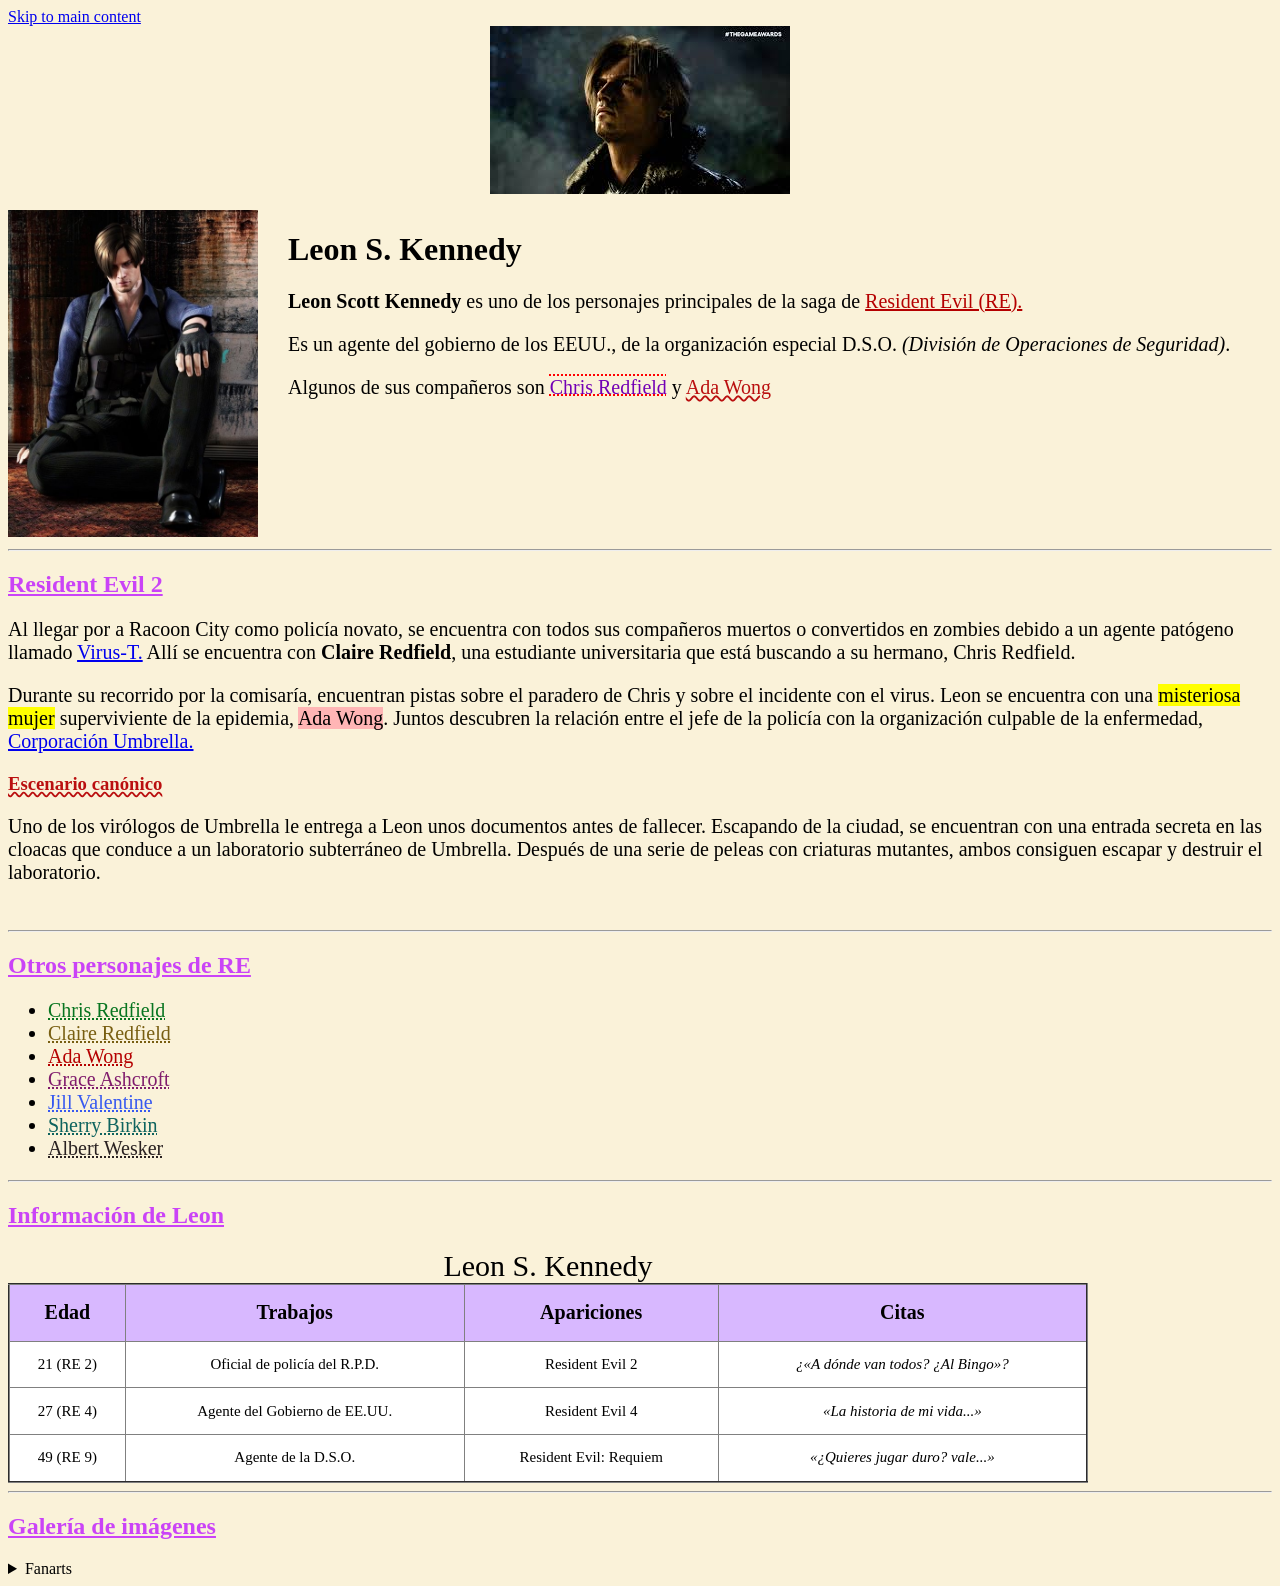
<file: Vínculos/AltarLeon.html>
<!DOCTYPE html>
<html lang="es">
<head>
<meta charset="UTF-8">
<style>h2 {color:#CA43F7; text-decoration:underline #CA43F7}
h3 {color: #BA0F0F; text-decoration:underline #BA0F0F wavy}</style>
<title>Altar a Leon S. Kennedy</title>
</head>
<body style="background-color:#FAF2D9; color:black">
<a href="#maincontent">Skip to main content</a>
	<header>
		<img src="imgs/leon50.jpg" alt="Leon mirando al cielo" style="display: block; margin:auto">
	</header>
	<main id="maincontent">
	<p id="demo"></p>
	<script type="text/javascript"> function document.getElementByID("demo").innerHTML"Date();
	</script>
	<div style="display:flex; align-items:flex-start; gap:10px">
		<a href="https://residentevil.fandom.com/es/wiki/Leon_Scott_Kennedy#Escenario_Leon_B"><img src="imgs/leonsentado.jpg" alt="Hombre sentado en el suelo con una pierna levantada" width="250" style="margin-right:20px"></a>
	<div>
		<h1>Leon S. Kennedy</h1>
			<p style="font-size:20px"> <strong>Leon Scott Kennedy</strong> es uno de los personajes principales de la saga de <a href="https://residentevil.fandom.com/es/wiki/Franquicia_Resident_Evil" style="color:#B50000">Resident Evil (RE).</a></p>
			<p style="font-size:20px">Es un agente del gobierno de los EEUU., de la organización especial D.S.O. <em>(División de Operaciones de Seguridad)</em>.</p>
			<p style="font-size:20px">Algunos de sus compañeros son <a href="https://residentevil.fandom.com/es/wiki/Chris_Redfield" style="color:#7300B5; text-decoration: underline overline red dotted">Chris Redfield</a> y <a href="https://residentevil.fandom.com/es/wiki/Ada_Wong" style="color:#BA0F0F; text-decoration:underline #BA0F0F wavy">Ada Wong</a></p>
		</div>	
	</div>
		<hr/>
		<h2>Resident Evil 2</h2>
			<p style="font-size:20px">Al llegar por a Racoon City como policía novato, se encuentra con todos sus compañeros muertos o convertidos en zombies debido a un agente patógeno llamado <a href="https://residentevil.fandom.com/es/wiki/Virus-T">Virus-T.</a>
			Allí se encuentra con <strong>Claire Redfield</strong>, una estudiante universitaria que está buscando a su hermano, Chris Redfield.</p>
			<p style="font-size:20px">Durante su recorrido por la comisaría, encuentran pistas sobre el paradero de Chris y sobre el incidente con el virus. Leon se encuentra con una <mark>misteriosa mujer</mark> superviviente de la epidemia, <mark style="background-color:#FFB5B5">Ada Wong</mark>. Juntos descubren la relación entre el jefe de la policía con la organización culpable de la enfermedad, <a href="https://residentevil.fandom.com/es/wiki/Corporación_Umbrella">Corporación Umbrella.</a></p>
		<h3>Escenario canónico</h3>
			<p style="font-size:20px">Uno de los virólogos de Umbrella le entrega a Leon unos documentos antes de fallecer. Escapando de la ciudad, se encuentran con una entrada secreta en las cloacas que conduce a un laboratorio subterráneo de Umbrella. Después de una serie de peleas con criaturas mutantes, ambos consiguen escapar y destruir el laboratorio.</p>
		<br/>
		<hr/>
		<h2>Otros personajes de RE</h2>
			<ul style="font-size:20px">
				<li><a href="https://residentevil.fandom.com/es/wiki/Chris_Redfield#Notas" title="Merece la pena luchar por un futuro sin temor" style="color:#087520; text-decoration:underline #087520 dotted">Chris Redfield</a> </li>
				<li><a href="https://residentevil.fandom.com/es/wiki/Claire_Redfield" title="Autoriza esto, perra" style="color:#785E11; text-decoration: underline #785E11 dotted">Claire Redfield</a></li>	
				<li><a href="https://residentevil.fandom.com/es/wiki/Ada_Wong" title="Hay cosas que es mejor no saber" style="color:#B50000; text-decoration:underline #B50000 dotted">Ada Wong</a></li>	
				<li><a href="https://residentevil.fandom.com/es/wiki/Grace_Ashcroft" title="La Esperanza Ciega" style="color:#801C6D; text-decoration:underline #801C6D dotted">Grace Ashcroft</a></li>	
				<li><a href="https://residentevil.fandom.com/es/wiki/Jill_Valentine" title="Wesker...Eres PATÉTICO" style="color:#3759F0; text-decoration:underline #3759F0 dotted">Jill Valentine</a></li>	
				<li><a href="https://residentevil.fandom.com/es/wiki/Sherry_Birkin" title="Seguro que va a volver" style="color:#0E635E; text-decoration:underline #0E635E dotted">Sherry Birkin</a></li>	
				<li><a href="https://residentevil.fandom.com/es/wiki/Albert_Wesker" title="Parece que puede que me seas de más utilidad" style="color:#292121; text-decoration:underline #292121 dotted">Albert Wesker</a></li>	
			</ul>
		<hr/>
		<h2>Información de Leon</h2>
			<table border=2; style="height:200px; width:1080px; border-collapse:collapse">
			<caption style="font-size:30px"> Leon S. Kennedy</caption>
				<tr>
					<th scope="col" style="font-size:20px; background-color:#D8B8FF; padding:5px">Edad</th>
					<th scope="col" style="font-size:20px; background-color:#D8B8FF; padding:5px">Trabajos</th>
					<th scope="col" style="font-size:20px; background-color:#D8B8FF; padding:5px">Apariciones</th>
					<th scope="col" style="font-size:20px; background-color:#D8B8FF; padding:5px">Citas</th>
				</tr>
				
				<tr>
					<td style="text-align: center; vertical-align: middle; font-size:15px; background-color:#FFFFFF; padding:5px">21 (RE 2)</td>
					<td style="text-align: center; vertical-align: middle; font-size:15px; background-color:#FFFFFF; padding:5px">Oficial de policía del R.P.D.</td>
					<td style="text-align: center; vertical-align: middle; font-size:15px; background-color:#FFFFFF; padding:5px">Resident Evil 2</td>
					<td style="text-align: center; vertical-align: middle; font-size:15px; background-color:#FFFFFF; padding:5px"><em>¿«A dónde van todos? ¿Al Bingo»?</em></td>
				</tr>
				
				<tr>
					<td style="text-align: center; vertical-align: middle; font-size:15px; background-color:#FFFFFF; padding:5px">27 (RE 4)</td>
					<td style="text-align: center; vertical-align: middle; font-size:15px; background-color:#FFFFFF; padding:5px">Agente del Gobierno de EE.UU.</td>
					<td style="text-align: center; vertical-align: middle; font-size:15px; background-color:#FFFFFF; padding:5px">Resident Evil 4</td>
					<td style="text-align: center; vertical-align: middle; font-size:15px; background-color:#FFFFFF; padding:5px"><em>«La historia de mi vida...»</em></td>
				</tr>	
				
				<tr>
					<td style="text-align: center; vertical-align: middle; font-size:15px; background-color:#FFFFFF; padding:5px">49 (RE 9)</td>
					<td style="text-align: center; vertical-align: middle; font-size:15px; background-color:#FFFFFF; padding:5px">Agente de la D.S.O.</td>
					<td style="text-align: center; vertical-align: middle; font-size:15px; background-color:#FFFFFF; padding:5px">Resident Evil: Requiem</td>
					<td style="text-align: center; vertical-align: middle; font-size:15px; background-color:#FFFFFF; padding:5px"><em>«¿Quieres jugar duro? vale...»</em></td>
				</tr>
			</table>
		<hr/>
		<h2>Galería de imágenes</h2>
		<details>
			<summary>Fanarts</summary>
				<div class="galeria">
					<figure>
						<img src="imgs/Leonadulto.jpg" alt="Hombre de pelo castaño y chaqueta negra" width="200">
						<figcaption>Leon S. Kennedy en Resident Evil: Requiem <em>(autor/a desconocido/a)</em></figcaption>
					</figure>
					
					<figure>
						<img src="imgs/Leonhacha.jpg" alt="Hombre de pelo castaño y chaqueta negra con un hacha en los hombros" width="200">
						<figcaption>Leon S. Kennedy con su hacha característica <em>(autor/a desconocido/a)</em></figcaption>
					</figure>
					
					<figure>
						<img src="imgs/Leonpistola.jpg" alt="Hombre de pelo castaño claro apuntando con una pistola" width="200">
						<figcaption>Leon S. Kennedy en RE4 apuntando a un zombie mutante <em>(autor/a desconocido/a)</em></figcaption>
					</figure>
					
					<figure>
						<img src="imgs/leonpose.jpg" alt="Plano desde abajo de un hombre castaño haciendo una pose de lucha con la mano" width="200">
						<figcaption>Fanart de Leon S. Kennedy <em>(autor/a desconocido/a)</em></figcaption>
					</figure>
				</div>
		</details>	
	</main>
</body>
</html>
</file>
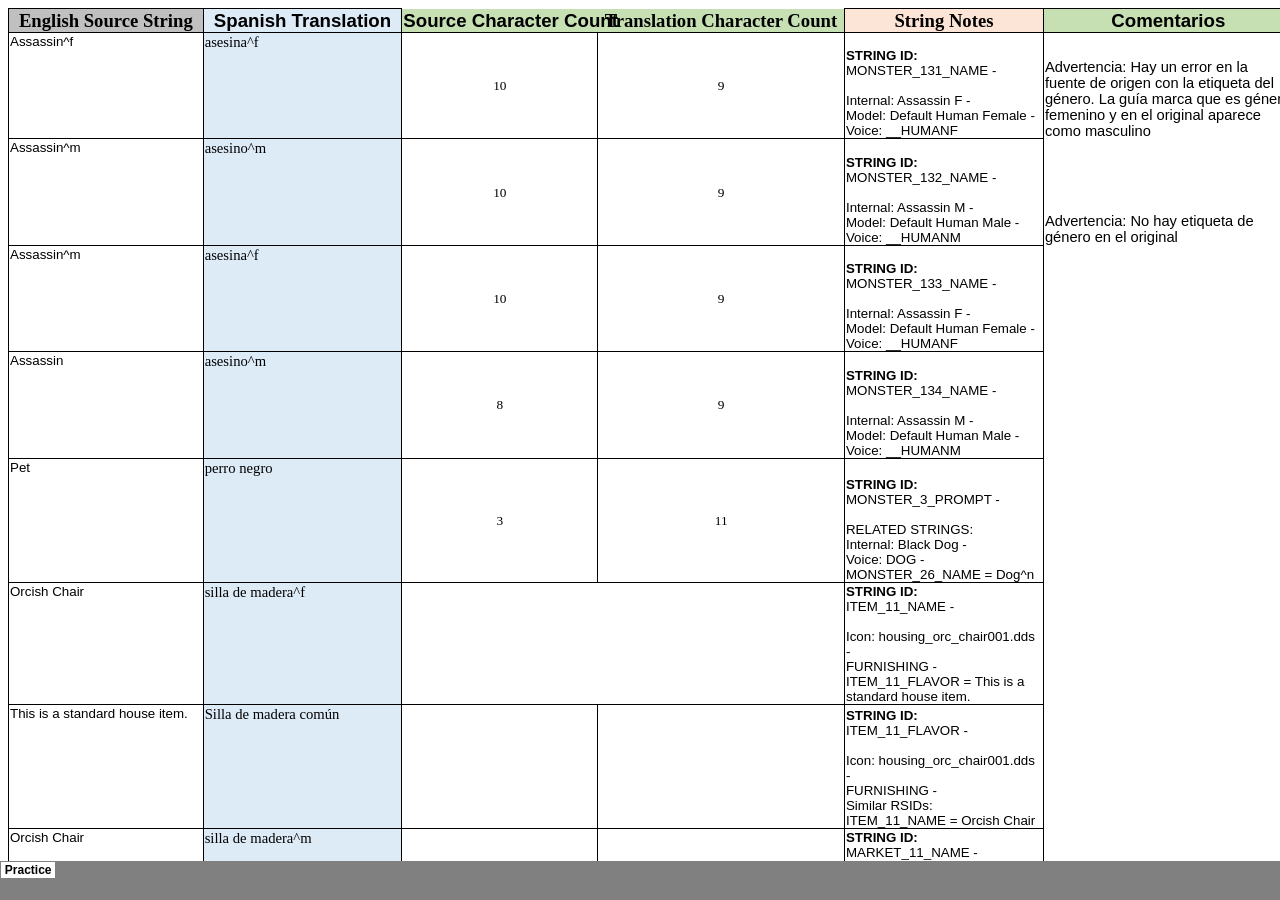
<file: Vínculos/Practica-videojuegos.html>
<html xmlns:v="urn:schemas-microsoft-com:vml"
xmlns:o="urn:schemas-microsoft-com:office:office"
xmlns:x="urn:schemas-microsoft-com:office:excel"
xmlns="http://www.w3.org/TR/REC-html40">

<head>
<meta name="Excel Workbook Frameset">
<meta http-equiv=Content-Type content="text/html; charset=windows-1252">
<meta name=ProgId content=Excel.Sheet>
<meta name=Generator content="Microsoft Excel 15">
<link rel=File-List href="practice_en_es_032026_archivos/filelist.xml">
<![if !supportTabStrip]>
<link id="shLink" href="practice_en_es_032026_archivos/sheet001.htm">

<link id="shLink">

<script language="JavaScript">
<!--
 var c_lTabs=1;

 var c_rgszSh=new Array(c_lTabs);
 c_rgszSh[0] = "Practice";



 var c_rgszClr=new Array(8);
 c_rgszClr[0]="window";
 c_rgszClr[1]="buttonface";
 c_rgszClr[2]="windowframe";
 c_rgszClr[3]="windowtext";
 c_rgszClr[4]="threedlightshadow";
 c_rgszClr[5]="threedhighlight";
 c_rgszClr[6]="threeddarkshadow";
 c_rgszClr[7]="threedshadow";

 var g_iShCur;
 var g_rglTabX=new Array(c_lTabs);

function fnGetIEVer()
{
 var ua=window.navigator.userAgent
 var msie=ua.indexOf("MSIE")
 if (msie>0 && window.navigator.platform=="Win32")
  return parseInt(ua.substring(msie+5,ua.indexOf(".", msie)));
 else
  return 0;
}

function fnBuildFrameset()
{
 var szHTML="<frameset rows=\"*,18\" border=0 width=0 frameborder=no framespacing=0>"+
  "<frame src=\""+document.all.item("shLink")[0].href+"\" name=\"frSheet\" noresize>"+
  "<frameset cols=\"54,*\" border=0 width=0 frameborder=no framespacing=0>"+
  "<frame src=\"\" name=\"frScroll\" marginwidth=0 marginheight=0 scrolling=no>"+
  "<frame src=\"\" name=\"frTabs\" marginwidth=0 marginheight=0 scrolling=no>"+
  "</frameset></frameset><plaintext>";

 with (document) {
  open("text/html","replace");
  write(szHTML);
  close();
 }

 fnBuildTabStrip();
}

function fnBuildTabStrip()
{
 var szHTML=
  "<html><head><style>.clScroll {font:8pt Courier New;color:"+c_rgszClr[6]+";cursor:default;line-height:10pt;}"+
  ".clScroll2 {font:10pt Arial;color:"+c_rgszClr[6]+";cursor:default;line-height:11pt;}</style></head>"+
  "<body onclick=\"event.returnValue=false;\" ondragstart=\"event.returnValue=false;\" onselectstart=\"event.returnValue=false;\" bgcolor="+c_rgszClr[4]+" topmargin=0 leftmargin=0><table cellpadding=0 cellspacing=0 width=100%>"+
  "<tr><td colspan=6 height=1 bgcolor="+c_rgszClr[2]+"></td></tr>"+
  "<tr><td style=\"font:1pt\">&nbsp;<td>"+
  "<td valign=top id=tdScroll class=\"clScroll\" onclick=\"parent.fnFastScrollTabs(0);\" onmouseover=\"parent.fnMouseOverScroll(0);\" onmouseout=\"parent.fnMouseOutScroll(0);\"><a>&#171;</a></td>"+
  "<td valign=top id=tdScroll class=\"clScroll2\" onclick=\"parent.fnScrollTabs(0);\" ondblclick=\"parent.fnScrollTabs(0);\" onmouseover=\"parent.fnMouseOverScroll(1);\" onmouseout=\"parent.fnMouseOutScroll(1);\"><a>&lt</a></td>"+
  "<td valign=top id=tdScroll class=\"clScroll2\" onclick=\"parent.fnScrollTabs(1);\" ondblclick=\"parent.fnScrollTabs(1);\" onmouseover=\"parent.fnMouseOverScroll(2);\" onmouseout=\"parent.fnMouseOutScroll(2);\"><a>&gt</a></td>"+
  "<td valign=top id=tdScroll class=\"clScroll\" onclick=\"parent.fnFastScrollTabs(1);\" onmouseover=\"parent.fnMouseOverScroll(3);\" onmouseout=\"parent.fnMouseOutScroll(3);\"><a>&#187;</a></td>"+
  "<td style=\"font:1pt\">&nbsp;<td></tr></table></body></html>";

 with (frames['frScroll'].document) {
  open("text/html","replace");
  write(szHTML);
  close();
 }

 szHTML =
  "<html><head>"+
  "<style>A:link,A:visited,A:active {text-decoration:none;"+"color:"+c_rgszClr[3]+";}"+
  ".clTab {cursor:hand;background:"+c_rgszClr[1]+";font:9pt Arial;padding-left:3px;padding-right:3px;text-align:center;}"+
  ".clBorder {background:"+c_rgszClr[2]+";font:1pt;}"+
  "</style></head><body onload=\"parent.fnInit();\" onselectstart=\"event.returnValue=false;\" ondragstart=\"event.returnValue=false;\" bgcolor="+c_rgszClr[4]+
  " topmargin=0 leftmargin=0><table id=tbTabs cellpadding=0 cellspacing=0>";

 var iCellCount=(c_lTabs+1)*2;

 var i;
 for (i=0;i<iCellCount;i+=2)
  szHTML+="<col width=1><col>";

 var iRow;
 for (iRow=0;iRow<6;iRow++) {

  szHTML+="<tr>";

  if (iRow==5)
   szHTML+="<td colspan="+iCellCount+"></td>";
  else {
   if (iRow==0) {
    for(i=0;i<iCellCount;i++)
     szHTML+="<td height=1 class=\"clBorder\"></td>";
   } else if (iRow==1) {
    for(i=0;i<c_lTabs;i++) {
     szHTML+="<td height=1 nowrap class=\"clBorder\">&nbsp;</td>";
     szHTML+=
      "<td id=tdTab height=1 nowrap class=\"clTab\" onmouseover=\"parent.fnMouseOverTab("+i+");\" onmouseout=\"parent.fnMouseOutTab("+i+");\">"+
      "<a href=\""+document.all.item("shLink")[i].href+"\" target=\"frSheet\" id=aTab>&nbsp;"+c_rgszSh[i]+"&nbsp;</a></td>";
    }
    szHTML+="<td id=tdTab height=1 nowrap class=\"clBorder\"><a id=aTab>&nbsp;</a></td><td width=100%></td>";
   } else if (iRow==2) {
    for (i=0;i<c_lTabs;i++)
     szHTML+="<td height=1></td><td height=1 class=\"clBorder\"></td>";
    szHTML+="<td height=1></td><td height=1></td>";
   } else if (iRow==3) {
    for (i=0;i<iCellCount;i++)
     szHTML+="<td height=1></td>";
   } else if (iRow==4) {
    for (i=0;i<c_lTabs;i++)
     szHTML+="<td height=1 width=1></td><td height=1></td>";
    szHTML+="<td height=1 width=1></td><td></td>";
   }
  }
  szHTML+="</tr>";
 }

 szHTML+="</table></body></html>";
 with (frames['frTabs'].document) {
  open("text/html","replace");
  charset=document.charset;
  write(szHTML);
  close();
 }
}

function fnInit()
{
 g_rglTabX[0]=0;
 var i;
 for (i=1;i<=c_lTabs;i++)
  with (frames['frTabs'].document.all.tbTabs.rows[1].cells[fnTabToCol(i-1)])
   g_rglTabX[i]=offsetLeft+offsetWidth-6;
}

function fnTabToCol(iTab)
{
 return 2*iTab+1;
}

function fnNextTab(fDir)
{
 var iNextTab=-1;
 var i;

 with (frames['frTabs'].document.body) {
  if (fDir==0) {
   if (scrollLeft>0) {
    for (i=0;i<c_lTabs&&g_rglTabX[i]<scrollLeft;i++);
    if (i<c_lTabs)
     iNextTab=i-1;
   }
  } else {
   if (g_rglTabX[c_lTabs]+6>offsetWidth+scrollLeft) {
    for (i=0;i<c_lTabs&&g_rglTabX[i]<=scrollLeft;i++);
    if (i<c_lTabs)
     iNextTab=i;
   }
  }
 }
 return iNextTab;
}

function fnScrollTabs(fDir)
{
 var iNextTab=fnNextTab(fDir);

 if (iNextTab>=0) {
  frames['frTabs'].scroll(g_rglTabX[iNextTab],0);
  return true;
 } else
  return false;
}

function fnFastScrollTabs(fDir)
{
 if (c_lTabs>16)
  frames['frTabs'].scroll(g_rglTabX[fDir?c_lTabs-1:0],0);
 else
  if (fnScrollTabs(fDir)>0) window.setTimeout("fnFastScrollTabs("+fDir+");",5);
}

function fnSetTabProps(iTab,fActive)
{
 var iCol=fnTabToCol(iTab);
 var i;

 if (iTab>=0) {
  with (frames['frTabs'].document.all) {
   with (tbTabs) {
    for (i=0;i<=4;i++) {
     with (rows[i]) {
      if (i==0)
       cells[iCol].style.background=c_rgszClr[fActive?0:2];
      else if (i>0 && i<4) {
       if (fActive) {
        cells[iCol-1].style.background=c_rgszClr[2];
        cells[iCol].style.background=c_rgszClr[0];
        cells[iCol+1].style.background=c_rgszClr[2];
       } else {
        if (i==1) {
         cells[iCol-1].style.background=c_rgszClr[2];
         cells[iCol].style.background=c_rgszClr[1];
         cells[iCol+1].style.background=c_rgszClr[2];
        } else {
         cells[iCol-1].style.background=c_rgszClr[4];
         cells[iCol].style.background=c_rgszClr[(i==2)?2:4];
         cells[iCol+1].style.background=c_rgszClr[4];
        }
       }
      } else
       cells[iCol].style.background=c_rgszClr[fActive?2:4];
     }
    }
   }
   with (aTab[iTab].style) {
    cursor=(fActive?"default":"hand");
    color=c_rgszClr[3];
   }
  }
 }
}

function fnMouseOverScroll(iCtl)
{
 frames['frScroll'].document.all.tdScroll[iCtl].style.color=c_rgszClr[7];
}

function fnMouseOutScroll(iCtl)
{
 frames['frScroll'].document.all.tdScroll[iCtl].style.color=c_rgszClr[6];
}

function fnMouseOverTab(iTab)
{
 if (iTab!=g_iShCur) {
  var iCol=fnTabToCol(iTab);
  with (frames['frTabs'].document.all) {
   tdTab[iTab].style.background=c_rgszClr[5];
  }
 }
}

function fnMouseOutTab(iTab)
{
 if (iTab>=0) {
  var elFrom=frames['frTabs'].event.srcElement;
  var elTo=frames['frTabs'].event.toElement;

  if ((!elTo) ||
   (elFrom.tagName==elTo.tagName) ||
   (elTo.tagName=="A" && elTo.parentElement!=elFrom) ||
   (elFrom.tagName=="A" && elFrom.parentElement!=elTo)) {

   if (iTab!=g_iShCur) {
    with (frames['frTabs'].document.all) {
     tdTab[iTab].style.background=c_rgszClr[1];
    }
   }
  }
 }
}

function fnSetActiveSheet(iSh)
{
 if (iSh!=g_iShCur) {
  fnSetTabProps(g_iShCur,false);
  fnSetTabProps(iSh,true);
  g_iShCur=iSh;
 }
}

 window.g_iIEVer=fnGetIEVer();
 if (window.g_iIEVer>=4)
  fnBuildFrameset();
//-->
</script>
<![endif]><!--[if gte mso 9]><xml>
 <x:ExcelWorkbook>
  <x:ExcelWorksheets>
   <x:ExcelWorksheet>
    <x:Name>Practice</x:Name>
    <x:WorksheetSource HRef="practice_en_es_032026_archivos/sheet001.htm"/>
   </x:ExcelWorksheet>
  </x:ExcelWorksheets>
  <x:Stylesheet HRef="practice_en_es_032026_archivos/stylesheet.css"/>
  <x:WindowHeight>12456</x:WindowHeight>
  <x:WindowWidth>23256</x:WindowWidth>
  <x:WindowTopX>32767</x:WindowTopX>
  <x:WindowTopY>32767</x:WindowTopY>
  <x:ProtectStructure>False</x:ProtectStructure>
  <x:ProtectWindows>False</x:ProtectWindows>
 </x:ExcelWorkbook>
</xml><![endif]-->
</head>

<frameset rows="*,39" border=0 width=0 frameborder=no framespacing=0>
 <frame src="practice_en_es_032026_archivos/sheet001.htm" name="frSheet">
 <frame src="practice_en_es_032026_archivos/tabstrip.htm" name="frTabs" marginwidth=0 marginheight=0>
 <noframes>
  <body>
   <p>Esta p�gina utiliza marcos que su explorador no admite.</p>
  </body>
 </noframes>
</frameset>
</html>
</file>
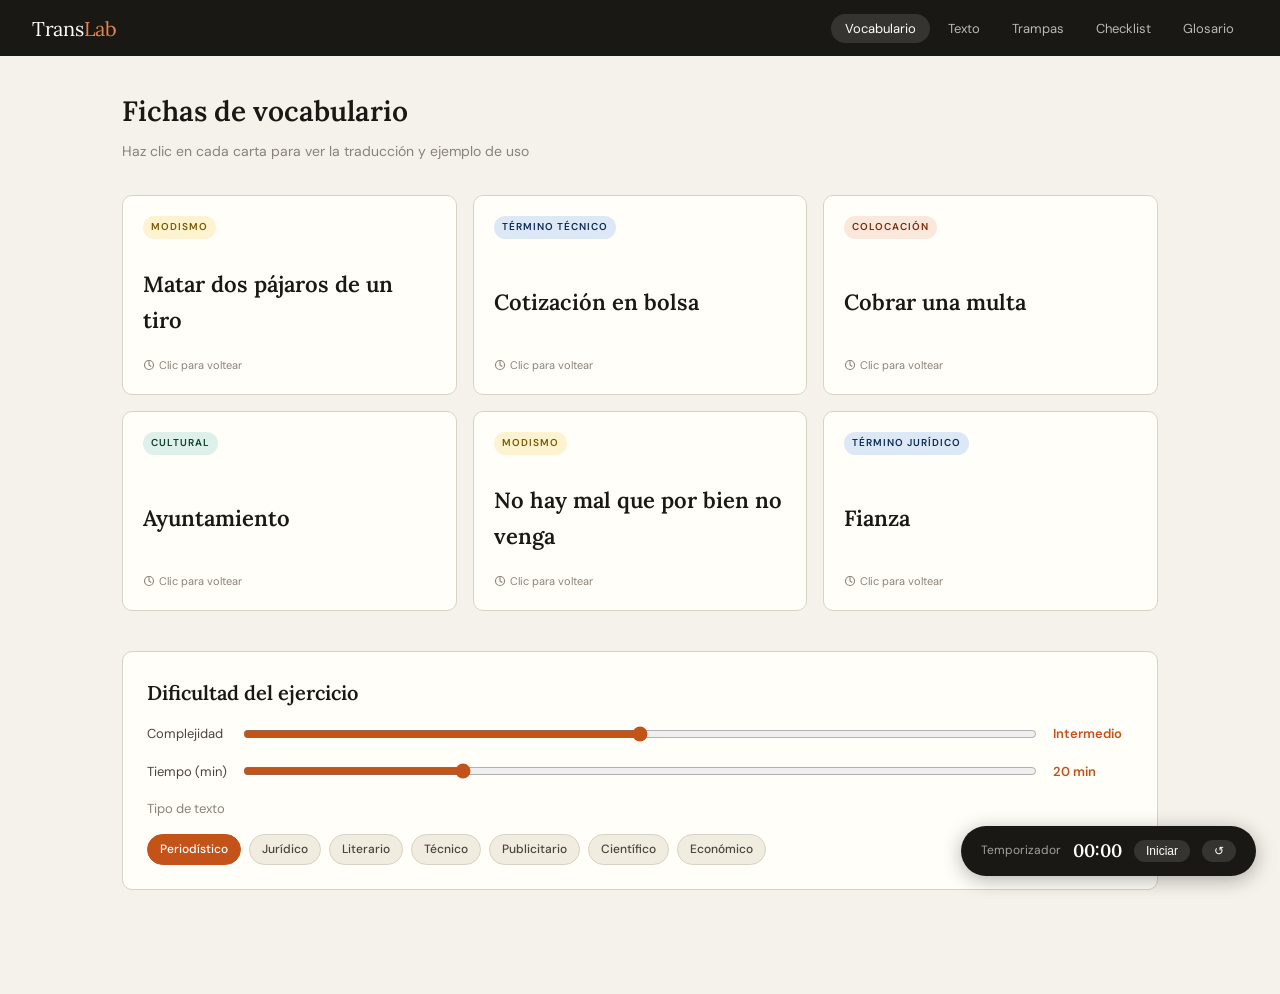
<file: Vínculos/translation-tool.html>
<!DOCTYPE html>
<html lang="es">
<head>
<meta charset="UTF-8">
<meta name="viewport" content="width=device-width, initial-scale=1.0">
<title>TransLab — Preparador de Ejercicios</title>
<link href="https://fonts.googleapis.com/css2?family=Lora:ital,wght@0,400;0,600;1,400&family=DM+Sans:wght@300;400;500;600&display=swap" rel="stylesheet">
<style>
  :root {
    --bg: #f5f2eb;
    --surface: #fffef9;
    --surface2: #f0ece0;
    --ink: #1a1814;
    --ink2: #4a453c;
    --ink3: #8a8278;
    --accent: #c4531a;
    --accent-light: #fae8dc;
    --accent2: #1a5c4a;
    --accent2-light: #ddf0ea;
    --border: #d8d2c4;
    --border-light: #e8e3d8;
    --gold: #c49a1a;
    --gold-light: #fdf3d0;
    --blue: #1a3c6e;
    --blue-light: #dce8f5;
    --font-serif: 'Lora', Georgia, serif;
    --font-sans: 'DM Sans', system-ui, sans-serif;
    --r: 10px;
    --r-sm: 6px;
  }

  * { box-sizing: border-box; margin: 0; padding: 0; }

  body {
    background: var(--bg);
    color: var(--ink);
    font-family: var(--font-sans);
    font-size: 15px;
    line-height: 1.65;
    min-height: 100vh;
  }

  /* ── Header ── */
  header {
    background: var(--ink);
    color: #fffef9;
    padding: 0 2rem;
    display: flex;
    align-items: center;
    justify-content: space-between;
    height: 56px;
    position: sticky;
    top: 0;
    z-index: 100;
  }
  header .logo {
    font-family: var(--font-serif);
    font-size: 20px;
    letter-spacing: -0.3px;
  }
  header .logo span { color: #e8834a; }
  header nav { display: flex; gap: 4px; }
  header nav button {
    background: transparent;
    border: none;
    color: rgba(255,254,249,0.7);
    font-family: var(--font-sans);
    font-size: 13px;
    padding: 6px 14px;
    border-radius: 20px;
    cursor: pointer;
    transition: all 0.2s;
  }
  header nav button:hover, header nav button.active {
    background: rgba(255,255,255,0.12);
    color: #fffef9;
  }

  /* ── Layout ── */
  .page { display: none; padding: 2rem 2rem 4rem; max-width: 1100px; margin: 0 auto; }
  .page.visible { display: block; }

  h1 { font-family: var(--font-serif); font-size: 28px; font-weight: 600; color: var(--ink); margin-bottom: 6px; }
  h2 { font-family: var(--font-serif); font-size: 20px; font-weight: 600; color: var(--ink); margin-bottom: 14px; }
  .subtitle { color: var(--ink3); font-size: 14px; margin-bottom: 2rem; }

  /* ── Cards grid ── */
  .cards-grid { display: grid; grid-template-columns: repeat(auto-fill, minmax(280px, 1fr)); gap: 16px; margin-bottom: 2.5rem; }

  .flip-card { height: 200px; perspective: 900px; cursor: pointer; }
  .flip-inner {
    width: 100%; height: 100%;
    position: relative;
    transform-style: preserve-3d;
    transition: transform 0.55s cubic-bezier(0.4,0,0.2,1);
  }
  .flip-card.flipped .flip-inner { transform: rotateY(180deg); }
  .flip-front, .flip-back {
    position: absolute; inset: 0;
    border-radius: var(--r);
    padding: 1.25rem;
    backface-visibility: hidden;
    display: flex;
    flex-direction: column;
    justify-content: space-between;
    border: 1px solid var(--border);
  }
  .flip-front {
    background: var(--surface);
  }
  .flip-back {
    background: var(--ink);
    color: #fffef9;
    transform: rotateY(180deg);
  }
  .flip-front .tag {
    display: inline-block;
    font-size: 10px;
    font-weight: 600;
    text-transform: uppercase;
    letter-spacing: 1px;
    padding: 3px 8px;
    border-radius: 20px;
    align-self: flex-start;
    margin-bottom: 10px;
  }
  .tag-idiom { background: var(--gold-light); color: #7a5a00; }
  .tag-term { background: var(--blue-light); color: #0d2b55; }
  .tag-phrase { background: var(--accent-light); color: #7a2c08; }
  .tag-cultural { background: var(--accent2-light); color: #0d3d2e; }
  .flip-front .word { font-family: var(--font-serif); font-size: 22px; font-weight: 600; flex: 1; display: flex; align-items: center; }
  .flip-front .hint { font-size: 12px; color: var(--ink3); }
  .flip-back .translation { font-family: var(--font-serif); font-size: 18px; margin-bottom: 8px; }
  .flip-back .example { font-size: 12px; color: rgba(255,254,249,0.65); font-style: italic; line-height: 1.5; }
  .flip-back .context { font-size: 11px; color: rgba(255,254,249,0.45); margin-top: auto; }
  .flip-hint { font-size: 11px; color: var(--ink3); display: flex; align-items: center; gap: 4px; }
  .flip-hint svg { width: 12px; height: 12px; }

  /* ── Accordion ── */
  .accordion { margin-bottom: 2.5rem; }
  .acc-item { border: 1px solid var(--border); border-radius: var(--r); margin-bottom: 8px; background: var(--surface); overflow: hidden; }
  .acc-header {
    width: 100%; background: none; border: none; cursor: pointer;
    display: flex; justify-content: space-between; align-items: center;
    padding: 14px 18px; font-family: var(--font-sans); font-size: 14px;
    font-weight: 500; color: var(--ink); text-align: left;
    transition: background 0.15s;
  }
  .acc-header:hover { background: var(--surface2); }
  .acc-header .acc-icon {
    width: 20px; height: 20px; border-radius: 50%; border: 1.5px solid var(--border);
    display: flex; align-items: center; justify-content: center; flex-shrink: 0;
    transition: transform 0.3s, background 0.2s;
  }
  .acc-item.open .acc-icon { transform: rotate(45deg); background: var(--accent); border-color: var(--accent); }
  .acc-icon svg { width: 10px; height: 10px; }
  .acc-body { max-height: 0; overflow: hidden; transition: max-height 0.35s cubic-bezier(0.4,0,0.2,1); }
  .acc-item.open .acc-body { max-height: 600px; }
  .acc-content { padding: 0 18px 16px; border-top: 1px solid var(--border-light); padding-top: 14px; }
  .acc-content p { font-size: 14px; color: var(--ink2); line-height: 1.7; }
  .acc-content .examples { margin-top: 12px; display: flex; flex-direction: column; gap: 8px; }
  .example-pair { display: grid; grid-template-columns: 1fr 1fr; gap: 12px; }
  .lang-box { background: var(--surface2); border-radius: var(--r-sm); padding: 10px 14px; font-size: 13px; }
  .lang-box .lang-label { font-size: 10px; font-weight: 600; text-transform: uppercase; letter-spacing: 0.8px; color: var(--ink3); margin-bottom: 4px; }
  .lang-box .lang-text { color: var(--ink); line-height: 1.5; }
  .lang-box.es { border-left: 3px solid var(--accent); }
  .lang-box.en { border-left: 3px solid var(--blue); }

  /* ── Difficulty slider ── */
  .difficulty-section { background: var(--surface); border-radius: var(--r); border: 1px solid var(--border); padding: 1.5rem; margin-bottom: 2.5rem; }
  .slider-row { display: flex; align-items: center; gap: 16px; margin-bottom: 16px; }
  .slider-row label { font-size: 13px; color: var(--ink2); min-width: 80px; }
  .slider-row input[type=range] { flex: 1; accent-color: var(--accent); }
  .slider-val { font-size: 13px; font-weight: 600; color: var(--accent); min-width: 80px; }
  .diff-tags { display: flex; flex-wrap: wrap; gap: 8px; margin-top: 12px; }
  .diff-tag {
    padding: 5px 12px; border-radius: 20px; font-size: 12px; font-weight: 500;
    border: 1px solid var(--border); background: var(--surface2); cursor: pointer;
    transition: all 0.2s; color: var(--ink2);
  }
  .diff-tag.active { background: var(--accent); color: white; border-color: var(--accent); }

  /* ── Text highlighter ── */
  .highlighter-section { background: var(--surface); border-radius: var(--r); border: 1px solid var(--border); padding: 1.5rem; margin-bottom: 2.5rem; }
  .text-display {
    background: var(--bg);
    border-radius: var(--r-sm);
    padding: 1.25rem;
    font-family: var(--font-serif);
    font-size: 16px;
    line-height: 1.9;
    color: var(--ink);
    margin: 1rem 0;
    border: 1px solid var(--border-light);
    user-select: text;
  }
  .hl-controls { display: flex; gap: 8px; flex-wrap: wrap; margin-bottom: 10px; }
  .hl-btn {
    padding: 5px 14px; border-radius: 20px; font-size: 12px; font-weight: 500;
    border: 1.5px solid var(--border); background: var(--surface2); cursor: pointer;
    transition: all 0.2s; display: flex; align-items: center; gap: 6px;
  }
  .hl-dot { width: 8px; height: 8px; border-radius: 50%; }
  .hl-btn.active-idiom { background: var(--gold-light); border-color: var(--gold); color: #5a3d00; }
  .hl-btn.active-false { background: #fde8e8; border-color: #e87272; color: #7a1010; }
  .hl-btn.active-key { background: var(--blue-light); border-color: var(--blue); color: var(--blue); }
  mark.idiom { background: #fff0b3; border-radius: 2px; padding: 0 2px; }
  mark.false-friend { background: #ffd4d4; border-radius: 2px; padding: 0 2px; }
  mark.key { background: #d4e8ff; border-radius: 2px; padding: 0 2px; }
  .hl-legend { display: flex; gap: 16px; flex-wrap: wrap; margin-top: 8px; }
  .hl-legend-item { display: flex; align-items: center; gap: 6px; font-size: 12px; color: var(--ink2); }
  .hl-legend-swatch { width: 16px; height: 10px; border-radius: 2px; }

  /* ── Pitfalls cards ── */
  .pitfall-list { display: grid; grid-template-columns: repeat(auto-fill, minmax(300px, 1fr)); gap: 14px; margin-bottom: 2.5rem; }
  .pitfall-card { background: var(--surface); border: 1px solid var(--border); border-radius: var(--r); padding: 1.2rem; }
  .pitfall-card .pf-icon { font-size: 20px; margin-bottom: 8px; }
  .pitfall-card h3 { font-size: 14px; font-weight: 600; margin-bottom: 6px; }
  .pitfall-card p { font-size: 13px; color: var(--ink2); line-height: 1.6; }
  .pitfall-card .pf-ex { margin-top: 10px; background: var(--surface2); border-radius: var(--r-sm); padding: 8px 12px; }
  .pitfall-card .pf-ex .wrong { font-size: 12px; color: #c0392b; text-decoration: line-through; margin-bottom: 3px; }
  .pitfall-card .pf-ex .right { font-size: 12px; color: var(--accent2); font-weight: 500; }

  /* ── Checklist ── */
  .checklist-section { background: var(--surface); border-radius: var(--r); border: 1px solid var(--border); padding: 1.5rem; margin-bottom: 2.5rem; }
  .checklist { display: flex; flex-direction: column; gap: 10px; margin-top: 12px; }
  .check-item { display: flex; align-items: flex-start; gap: 12px; padding: 10px 12px; border-radius: var(--r-sm); background: var(--surface2); cursor: pointer; transition: background 0.15s; }
  .check-item:hover { background: var(--border-light); }
  .check-item.done { opacity: 0.55; }
  .check-item.done .check-text { text-decoration: line-through; color: var(--ink3); }
  .check-box { width: 18px; height: 18px; border-radius: 4px; border: 2px solid var(--border); flex-shrink: 0; margin-top: 1px; display: flex; align-items: center; justify-content: center; transition: all 0.2s; }
  .check-item.done .check-box { background: var(--accent2); border-color: var(--accent2); }
  .check-box svg { width: 10px; height: 10px; stroke: white; stroke-width: 2.5; fill: none; display: none; }
  .check-item.done .check-box svg { display: block; }
  .check-text { font-size: 13px; color: var(--ink); }
  .check-sub { font-size: 11px; color: var(--ink3); margin-top: 2px; }
  .progress-bar-wrap { height: 4px; background: var(--border-light); border-radius: 2px; margin-bottom: 16px; }
  .progress-bar { height: 4px; background: var(--accent2); border-radius: 2px; transition: width 0.4s; }

  /* ── Glossary search ── */
  .glossary-section { margin-bottom: 2.5rem; }
  .search-box { position: relative; margin-bottom: 1rem; }
  .search-box input {
    width: 100%; padding: 11px 16px 11px 42px;
    border: 1.5px solid var(--border); border-radius: var(--r);
    background: var(--surface); font-family: var(--font-sans); font-size: 14px;
    color: var(--ink); outline: none; transition: border 0.2s;
  }
  .search-box input:focus { border-color: var(--accent); }
  .search-icon { position: absolute; left: 14px; top: 50%; transform: translateY(-50%); color: var(--ink3); }
  .glossary-table { width: 100%; border-collapse: collapse; background: var(--surface); border-radius: var(--r); overflow: hidden; border: 1px solid var(--border); }
  .glossary-table th { background: var(--ink); color: #fffef9; font-size: 11px; font-weight: 600; text-transform: uppercase; letter-spacing: 0.8px; padding: 10px 16px; text-align: left; }
  .glossary-table td { padding: 10px 16px; font-size: 13px; border-bottom: 1px solid var(--border-light); vertical-align: top; }
  .glossary-table tr:last-child td { border-bottom: none; }
  .glossary-table tr:hover td { background: var(--surface2); }
  .g-type { display: inline-block; font-size: 10px; font-weight: 600; text-transform: uppercase; letter-spacing: 0.6px; padding: 2px 7px; border-radius: 3px; }
  .g-note { font-size: 11px; color: var(--ink3); margin-top: 3px; }
  .hidden-row { display: none; }

  /* ── Timer ── */
  .timer-bar { position: fixed; bottom: 24px; right: 24px; background: var(--ink); color: #fffef9; border-radius: 40px; padding: 10px 20px; display: flex; align-items: center; gap: 12px; font-size: 13px; box-shadow: 0 4px 20px rgba(0,0,0,0.3); z-index: 200; }
  .timer-display { font-family: var(--font-serif); font-size: 18px; font-weight: 600; min-width: 48px; text-align: center; }
  .timer-btn { background: rgba(255,255,255,0.12); border: none; color: #fffef9; border-radius: 20px; padding: 4px 12px; font-size: 12px; cursor: pointer; transition: background 0.15s; }
  .timer-btn:hover { background: rgba(255,255,255,0.2); }

  /* ── Responsive ── */
  @media (max-width: 640px) {
    .example-pair { grid-template-columns: 1fr; }
    .cards-grid { grid-template-columns: 1fr; }
    header nav button span { display: none; }
  }
</style>
</head>
<body>

<header>
  <div class="logo">Trans<span>Lab</span></div>
  <nav>
    <button class="active" onclick="showPage('vocab', this)"><span>Vocabulario</span></button>
    <button onclick="showPage('text', this)"><span>Texto</span></button>
    <button onclick="showPage('pitfalls', this)"><span>Trampas</span></button>
    <button onclick="showPage('prep', this)"><span>Checklist</span></button>
    <button onclick="showPage('glossary', this)"><span>Glosario</span></button>
  </nav>
</header>

<!-- ────────── PAGE 1: VOCAB ────────── -->
<div id="page-vocab" class="page visible">
  <h1>Fichas de vocabulario</h1>
  <p class="subtitle">Haz clic en cada carta para ver la traducción y ejemplo de uso</p>

  <div class="cards-grid" id="vocabGrid">

    <div class="flip-card" onclick="this.classList.toggle('flipped')">
      <div class="flip-inner">
        <div class="flip-front">
          <span class="tag tag-idiom">Modismo</span>
          <div class="word">Matar dos pájaros de un tiro</div>
          <div class="flip-hint">
            <svg viewBox="0 0 16 16" fill="none" stroke="currentColor" stroke-width="1.5"><path d="M8 3v5l3 2"/><circle cx="8" cy="8" r="6"/></svg>
            Clic para voltear
          </div>
        </div>
        <div class="flip-back">
          <div class="translation">To kill two birds with one stone</div>
          <div class="example">"We can stop for petrol and pick up the shopping — that way we'll kill two birds with one stone."</div>
          <div class="context">Registro: coloquial · Equivalente funcional</div>
        </div>
      </div>
    </div>

    <div class="flip-card" onclick="this.classList.toggle('flipped')">
      <div class="flip-inner">
        <div class="flip-front">
          <span class="tag tag-term">Término técnico</span>
          <div class="word">Cotización en bolsa</div>
          <div class="flip-hint">
            <svg viewBox="0 0 16 16" fill="none" stroke="currentColor" stroke-width="1.5"><path d="M8 3v5l3 2"/><circle cx="8" cy="8" r="6"/></svg>
            Clic para voltear
          </div>
        </div>
        <div class="flip-back">
          <div class="translation">Stock exchange listing / Share price</div>
          <div class="example">"The company's stock exchange listing reached an all-time high this quarter."</div>
          <div class="context">Contexto: finanzas · Cuidado con "price" vs "listing"</div>
        </div>
      </div>
    </div>

    <div class="flip-card" onclick="this.classList.toggle('flipped')">
      <div class="flip-inner">
        <div class="flip-front">
          <span class="tag tag-phrase">Colocación</span>
          <div class="word">Cobrar una multa</div>
          <div class="flip-hint">
            <svg viewBox="0 0 16 16" fill="none" stroke="currentColor" stroke-width="1.5"><path d="M8 3v5l3 2"/><circle cx="8" cy="8" r="6"/></svg>
            Clic para voltear
          </div>
        </div>
        <div class="flip-back">
          <div class="translation">To impose / levy a fine</div>
          <div class="example">"The council imposed a heavy fine on the contractor for the delay."</div>
          <div class="context">⚠ No: "to charge a fine" — falso amigo de colocación</div>
        </div>
      </div>
    </div>

    <div class="flip-card" onclick="this.classList.toggle('flipped')">
      <div class="flip-inner">
        <div class="flip-front">
          <span class="tag tag-cultural">Cultural</span>
          <div class="word">Ayuntamiento</div>
          <div class="flip-hint">
            <svg viewBox="0 0 16 16" fill="none" stroke="currentColor" stroke-width="1.5"><path d="M8 3v5l3 2"/><circle cx="8" cy="8" r="6"/></svg>
            Clic para voltear
          </div>
        </div>
        <div class="flip-back">
          <div class="translation">Town/City Council · Local Council</div>
          <div class="example">"The city council has approved the new urban development plan."</div>
          <div class="context">UK: "council" · US: "city hall" · Adaptar al público meta</div>
        </div>
      </div>
    </div>

    <div class="flip-card" onclick="this.classList.toggle('flipped')">
      <div class="flip-inner">
        <div class="flip-front">
          <span class="tag tag-idiom">Modismo</span>
          <div class="word">No hay mal que por bien no venga</div>
          <div class="flip-hint">
            <svg viewBox="0 0 16 16" fill="none" stroke="currentColor" stroke-width="1.5"><path d="M8 3v5l3 2"/><circle cx="8" cy="8" r="6"/></svg>
            Clic para voltear
          </div>
        </div>
        <div class="flip-back">
          <div class="translation">Every cloud has a silver lining</div>
          <div class="example">"She lost her old job, but found a better one — every cloud has a silver lining."</div>
          <div class="context">Proverbio · Equivalente idiomático en cultura anglófona</div>
        </div>
      </div>
    </div>

    <div class="flip-card" onclick="this.classList.toggle('flipped')">
      <div class="flip-inner">
        <div class="flip-front">
          <span class="tag tag-term">Término jurídico</span>
          <div class="word">Fianza</div>
          <div class="flip-hint">
            <svg viewBox="0 0 16 16" fill="none" stroke="currentColor" stroke-width="1.5"><path d="M8 3v5l3 2"/><circle cx="8" cy="8" r="6"/></svg>
            Clic para voltear
          </div>
        </div>
        <div class="flip-back">
          <div class="translation">Bail (penal) · Security deposit (civil) · Bond (financiero)</div>
          <div class="example">"The judge set bail at €50,000."</div>
          <div class="context">⚠ Polisemia — el contexto determina la traducción correcta</div>
        </div>
      </div>
    </div>

  </div>

  <!-- Difficulty section -->
  <div class="difficulty-section">
    <h2>Dificultad del ejercicio</h2>
    <div class="slider-row">
      <label>Complejidad</label>
      <input type="range" min="1" max="5" value="3" id="complexSlider" oninput="updateSlider('complex', this.value)">
      <span class="slider-val" id="complexVal">Intermedio</span>
    </div>
    <div class="slider-row">
      <label>Tiempo (min)</label>
      <input type="range" min="5" max="60" value="20" step="5" id="timeSlider" oninput="updateSlider('time', this.value)">
      <span class="slider-val" id="timeVal">20 min</span>
    </div>
    <div style="font-size: 13px; color: var(--ink3); margin-top: 4px; margin-bottom: 14px;">Tipo de texto</div>
    <div class="diff-tags" id="textTypeTags">
      <span class="diff-tag active" onclick="toggleTag(this)">Periodístico</span>
      <span class="diff-tag" onclick="toggleTag(this)">Jurídico</span>
      <span class="diff-tag" onclick="toggleTag(this)">Literario</span>
      <span class="diff-tag" onclick="toggleTag(this)">Técnico</span>
      <span class="diff-tag" onclick="toggleTag(this)">Publicitario</span>
      <span class="diff-tag" onclick="toggleTag(this)">Científico</span>
      <span class="diff-tag" onclick="toggleTag(this)">Económico</span>
    </div>
  </div>
</div>

<!-- ────────── PAGE 2: TEXT ────────── -->
<div id="page-text" class="page">
  <h1>Análisis de texto</h1>
  <p class="subtitle">Selecciona texto y márcalo con categorías antes de traducir</p>

  <div class="highlighter-section">
    <div class="hl-controls">
      <button class="hl-btn active-idiom" onclick="setMode('idiom', this)"><span class="hl-dot" style="background:#f0c040"></span>Modismo / Fraseología</button>
      <button class="hl-btn" onclick="setMode('false', this)"><span class="hl-dot" style="background:#e87272"></span>Falso amigo</button>
      <button class="hl-btn" onclick="setMode('key', this)"><span class="hl-dot" style="background:#72a8e8"></span>Término clave</button>
      <button class="hl-btn" onclick="setMode(null, this)" style="margin-left:auto">Borrar marcado</button>
    </div>

    <div class="text-display" id="textDisplay" onmouseup="handleSelection()">
      El <mark class="key">Gobierno</mark> anunció ayer un paquete de medidas para <mark class="idiom">poner palos en las ruedas</mark> a la especulación inmobiliaria. La ministra de Vivienda, que lleva la voz cantante en esta iniciativa, subrayó que las <mark class="false-friend">actuales</mark> políticas resultan insuficientes. Según los expertos, muchos ayuntamientos se han lavado las manos ante el problema, dejando a los ciudadanos sin <mark class="key">amparo legal</mark>. El texto del proyecto de ley, que consta de cuarenta artículos, <mark class="idiom">ve la luz</mark> en un momento de gran crispación social.
    </div>

    <div class="hl-legend">
      <div class="hl-legend-item"><div class="hl-legend-swatch" style="background:#fff0b3"></div>Modismo</div>
      <div class="hl-legend-item"><div class="hl-legend-swatch" style="background:#ffd4d4"></div>Falso amigo</div>
      <div class="hl-legend-item"><div class="hl-legend-swatch" style="background:#d4e8ff"></div>Término clave</div>
    </div>
  </div>

  <!-- Accordion with translation notes -->
  <h2>Notas de traducción por fragmento</h2>
  <div class="accordion">

    <div class="acc-item">
      <button class="acc-header" onclick="toggleAcc(this.parentElement)">
        <span>🔸 «Poner palos en las ruedas» — Análisis traductológico</span>
        <div class="acc-icon"><svg viewBox="0 0 10 10" fill="none" stroke="currentColor" stroke-width="1.5"><line x1="5" y1="1" x2="5" y2="9"/><line x1="1" y1="5" x2="9" y2="5"/></svg></div>
      </button>
      <div class="acc-body">
        <div class="acc-content">
          <p>Modismo con equivalente funcional en inglés. El objetivo es mantener la carga expresiva y el registro (ligeramente coloquial en un texto periodístico formal).</p>
          <div class="examples">
            <div class="example-pair">
              <div class="lang-box es"><div class="lang-label">🇪🇸 Original</div><div class="lang-text">poner palos en las ruedas a la especulación</div></div>
              <div class="lang-box en"><div class="lang-label">🇬🇧 Propuesta</div><div class="lang-text">to put a spoke in the wheel of speculation</div></div>
            </div>
            <div class="example-pair">
              <div class="lang-box es"><div class="lang-label">🇪🇸 Alternativa</div><div class="lang-text">(mismo sentido, registro neutro)</div></div>
              <div class="lang-box en"><div class="lang-label">🇬🇧 Alternativa</div><div class="lang-text">to curb / to put a brake on speculation</div></div>
            </div>
          </div>
        </div>
      </div>
    </div>

    <div class="acc-item">
      <button class="acc-header" onclick="toggleAcc(this.parentElement)">
        <span>⚠️ «Actuales» — Falso amigo con «actual»</span>
        <div class="acc-icon"><svg viewBox="0 0 10 10" fill="none" stroke="currentColor" stroke-width="1.5"><line x1="5" y1="1" x2="5" y2="9"/><line x1="1" y1="5" x2="9" y2="5"/></svg></div>
      </button>
      <div class="acc-body">
        <div class="acc-content">
          <p>«Actual/actuales» en español significa <strong>current/present</strong>, nunca <em>actual</em> (que significa «real, verdadero»). Error muy frecuente en traductores noveles.</p>
          <div class="examples">
            <div class="example-pair">
              <div class="lang-box es"><div class="lang-label">🇪🇸 Original</div><div class="lang-text">las actuales políticas</div></div>
              <div class="lang-box en"><div class="lang-label">✅ Correcto</div><div class="lang-text">current / existing / present policies</div></div>
            </div>
            <div class="example-pair">
              <div class="lang-box es"><div class="lang-label">❌ Error frecuente</div><div class="lang-text">—</div></div>
              <div class="lang-box en"><div class="lang-label">❌ Incorrecto</div><div class="lang-text">actual policies (significa "las políticas reales")</div></div>
            </div>
          </div>
        </div>
      </div>
    </div>

    <div class="acc-item">
      <button class="acc-header" onclick="toggleAcc(this.parentElement)">
        <span>🔸 «Ver la luz» — Metáfora lexicalizada</span>
        <div class="acc-icon"><svg viewBox="0 0 10 10" fill="none" stroke="currentColor" stroke-width="1.5"><line x1="5" y1="1" x2="5" y2="9"/><line x1="1" y1="5" x2="9" y2="5"/></svg></div>
      </button>
      <div class="acc-body">
        <div class="acc-content">
          <p>«Ver la luz» aplicado a una publicación o texto legal es una metáfora lexicalizada. En inglés existe un equivalente natural que no suena forzado.</p>
          <div class="examples">
            <div class="example-pair">
              <div class="lang-box es"><div class="lang-label">🇪🇸 Original</div><div class="lang-text">el texto ve la luz en un momento de...</div></div>
              <div class="lang-box en"><div class="lang-label">🇬🇧 Propuesta</div><div class="lang-text">the bill sees the light of day / comes to light at a time of...</div></div>
            </div>
          </div>
        </div>
      </div>
    </div>

    <div class="acc-item">
      <button class="acc-header" onclick="toggleAcc(this.parentElement)">
        <span>🏛️ «Amparo legal» — Término jurídico</span>
        <div class="acc-icon"><svg viewBox="0 0 10 10" fill="none" stroke="currentColor" stroke-width="1.5"><line x1="5" y1="1" x2="5" y2="9"/><line x1="1" y1="5" x2="9" y2="5"/></svg></div>
      </button>
      <div class="acc-body">
        <div class="acc-content">
          <p>Término con matices jurídicos propios del derecho español. No tiene un equivalente exacto en el sistema anglosajón (common law). Se recomienda una traducción funcional.</p>
          <div class="examples">
            <div class="example-pair">
              <div class="lang-box es"><div class="lang-label">🇪🇸 Original</div><div class="lang-text">sin amparo legal</div></div>
              <div class="lang-box en"><div class="lang-label">🇬🇧 Opciones</div><div class="lang-text">without legal protection / without recourse to law / unprotected by law</div></div>
            </div>
          </div>
        </div>
      </div>
    </div>

  </div>
</div>

<!-- ────────── PAGE 3: PITFALLS ────────── -->
<div id="page-pitfalls" class="page">
  <h1>Trampas frecuentes</h1>
  <p class="subtitle">Errores habituales a evitar en este tipo de texto</p>

  <div class="pitfall-list">

    <div class="pitfall-card">
      <div class="pf-icon">⚡</div>
      <h3>Calco sintáctico</h3>
      <p>Trasladar la estructura de la frase española al inglés produce construcciones antinatural es. El inglés prefiere estructuras más cortas y activas.</p>
      <div class="pf-ex">
        <div class="wrong">The measures that were announced by the Government yesterday are...</div>
        <div class="right">The Government yesterday announced measures that...</div>
      </div>
    </div>

    <div class="pitfall-card">
      <div class="pf-icon">🪤</div>
      <h3>Falsos amigos clásicos</h3>
      <p>Palabras de apariencia similar con significados distintos. Especialmente peligrosos en textos jurídicos y económicos.</p>
      <div class="pf-ex">
        <div class="wrong">actual → actual / embarazada → embarrassed</div>
        <div class="right">actual → current · embarazada → pregnant</div>
      </div>
    </div>

    <div class="pitfall-card">
      <div class="pf-icon">📐</div>
      <h3>Registro inconsistente</h3>
      <p>Mezclar términos coloquiales con formales rompe la coherencia del texto meta. Definir el registro antes de traducir.</p>
      <div class="pf-ex">
        <div class="wrong">"The Government has rolled out a bunch of measures..."</div>
        <div class="right">"The Government has introduced a package of measures..."</div>
      </div>
    </div>

    <div class="pitfall-card">
      <div class="pf-icon">🗺️</div>
      <h3>Referentes culturales</h3>
      <p>Instituciones, cargos o festividades específicos de España. Decidir entre préstamo, traducción funcional o nota del traductor.</p>
      <div class="pf-ex">
        <div class="wrong">The Consejería de Fomento announced...</div>
        <div class="right">The Regional Ministry of Development announced...</div>
      </div>
    </div>

    <div class="pitfall-card">
      <div class="pf-icon">📏</div>
      <h3>Numerales y formatos</h3>
      <p>Fechas, cantidades y porcentajes tienen formatos distintos en español e inglés (UK vs US). No olvidar adaptar unidades si procede.</p>
      <div class="pf-ex">
        <div class="wrong">1.500.000 € el 3/4/2025</div>
        <div class="right">€1,500,000 on 3 April 2025 (UK) · April 3, 2025 (US)</div>
      </div>
    </div>

    <div class="pitfall-card">
      <div class="pf-icon">🔗</div>
      <h3>Conectores discursivos</h3>
      <p>«Sin embargo», «no obstante», «asimismo» no son siempre intercambiables con "however", "nonetheless", "likewise". El matiz importa.</p>
      <div class="pf-ex">
        <div class="wrong">Asimismo → However (cambio de matiz)</div>
        <div class="right">Asimismo → Moreover / Furthermore / In addition</div>
      </div>
    </div>

  </div>
</div>

<!-- ────────── PAGE 4: CHECKLIST ────────── -->
<div id="page-prep" class="page">
  <h1>Checklist de preparación</h1>
  <p class="subtitle">Sigue estos pasos antes de comenzar la traducción final</p>

  <div class="checklist-section">
    <div class="progress-bar-wrap"><div class="progress-bar" id="progressBar" style="width:0%"></div></div>
    <div style="font-size:12px; color:var(--ink3); margin-bottom:14px;" id="progressText">0 de 10 completados</div>

    <div class="checklist" id="checklist">
      <div class="check-item" onclick="toggleCheck(this)">
        <div class="check-box"><svg viewBox="0 0 10 8"><polyline points="1,4 4,7 9,1"/></svg></div>
        <div><div class="check-text">Leer el texto completo sin traducir</div><div class="check-sub">Comprensión global antes de analizar fragmentos</div></div>
      </div>
      <div class="check-item" onclick="toggleCheck(this)">
        <div class="check-box"><svg viewBox="0 0 10 8"><polyline points="1,4 4,7 9,1"/></svg></div>
        <div><div class="check-text">Identificar tipología textual y función comunicativa</div><div class="check-sub">Periodístico, jurídico, literario, técnico…</div></div>
      </div>
      <div class="check-item" onclick="toggleCheck(this)">
        <div class="check-box"><svg viewBox="0 0 10 8"><polyline points="1,4 4,7 9,1"/></svg></div>
        <div><div class="check-text">Determinar el público meta (encargo real o simulado)</div><div class="check-sub">Adaptar registro, cultura y convenciones tipográficas</div></div>
      </div>
      <div class="check-item" onclick="toggleCheck(this)">
        <div class="check-box"><svg viewBox="0 0 10 8"><polyline points="1,4 4,7 9,1"/></svg></div>
        <div><div class="check-text">Marcar términos desconocidos y buscarlos</div><div class="check-sub">No asumir ni dejar lagunas sin resolver</div></div>
      </div>
      <div class="check-item" onclick="toggleCheck(this)">
        <div class="check-box"><svg viewBox="0 0 10 8"><polyline points="1,4 4,7 9,1"/></svg></div>
        <div><div class="check-text">Identificar modismos y fraseología</div><div class="check-sub">Buscar equivalentes funcionales, no traducción literal</div></div>
      </div>
      <div class="check-item" onclick="toggleCheck(this)">
        <div class="check-box"><svg viewBox="0 0 10 8"><polyline points="1,4 4,7 9,1"/></svg></div>
        <div><div class="check-text">Listar posibles falsos amigos</div><div class="check-sub">Verificar en diccionario bilingüe contrastivo</div></div>
      </div>
      <div class="check-item" onclick="toggleCheck(this)">
        <div class="check-box"><svg viewBox="0 0 10 8"><polyline points="1,4 4,7 9,1"/></svg></div>
        <div><div class="check-text">Preparar glosario de términos especializados</div><div class="check-sub">Mínimo 5 entradas por texto técnico o jurídico</div></div>
      </div>
      <div class="check-item" onclick="toggleCheck(this)">
        <div class="check-box"><svg viewBox="0 0 10 8"><polyline points="1,4 4,7 9,1"/></svg></div>
        <div><div class="check-text">Revisar referentes culturales y adaptaciones</div><div class="check-sub">Instituciones, topónimos, cargos, festividades</div></div>
      </div>
      <div class="check-item" onclick="toggleCheck(this)">
        <div class="check-box"><svg viewBox="0 0 10 8"><polyline points="1,4 4,7 9,1"/></svg></div>
        <div><div class="check-text">Revisar la traducción en voz alta</div><div class="check-sub">Detectar calcos y construcciones no naturales</div></div>
      </div>
      <div class="check-item" onclick="toggleCheck(this)">
        <div class="check-box"><svg viewBox="0 0 10 8"><polyline points="1,4 4,7 9,1"/></svg></div>
        <div><div class="check-text">Comprobar formato: fechas, cifras, puntuación</div><div class="check-sub">Convenciones de la lengua meta (UK/US si aplica)</div></div>
      </div>
    </div>
  </div>
</div>

<!-- ────────── PAGE 5: GLOSSARY ────────── -->
<div id="page-glossary" class="page">
  <h1>Glosario de trabajo</h1>
  <p class="subtitle">Busca términos por palabra en español, inglés o categoría</p>

  <div class="glossary-section">
    <div class="search-box">
      <svg class="search-icon" width="16" height="16" viewBox="0 0 16 16" fill="none" stroke="currentColor" stroke-width="1.5"><circle cx="6.5" cy="6.5" r="4.5"/><line x1="10.5" y1="10.5" x2="14" y2="14"/></svg>
      <input type="text" id="glossarySearch" placeholder="Buscar término…" oninput="filterGlossary(this.value)">
    </div>
    <table class="glossary-table">
      <thead>
        <tr><th>Español</th><th>Inglés</th><th>Tipo</th><th>Nota</th></tr>
      </thead>
      <tbody id="glossaryBody">
        <tr data-terms="gobierno government"><td>Gobierno</td><td>Government</td><td><span class="g-type tag-term">Político</span></td><td><div class="g-note">Mayúscula cuando se refiere a un gobierno concreto</div></td></tr>
        <tr data-terms="amparo legal protection"><td>Amparo legal</td><td>Legal protection / Recourse</td><td><span class="g-type tag-cultural">Cultural</span></td><td><div class="g-note">Sin equivalente exacto en common law</div></td></tr>
        <tr data-terms="ayuntamiento council hall"><td>Ayuntamiento</td><td>Town Council / City Hall</td><td><span class="g-type tag-cultural">Cultural</span></td><td><div class="g-note">UK: council · US: city hall</div></td></tr>
        <tr data-terms="fianza bail bond deposit"><td>Fianza</td><td>Bail / Security deposit / Bond</td><td><span class="g-type tag-term">Jurídico</span></td><td><div class="g-note">Contexto determina la opción correcta</div></td></tr>
        <tr data-terms="multa fine penalty"><td>Multa</td><td>Fine / Penalty</td><td><span class="g-type tag-term">Jurídico</span></td><td><div class="g-note">To impose/levy a fine — no "charge"</div></td></tr>
        <tr data-terms="crispacion tension unrest"><td>Crispación</td><td>Social tension / Unrest</td><td><span class="g-type tag-phrase">Colocación</span></td><td><div class="g-note">No traducir como "irritation"</div></td></tr>
        <tr data-terms="actual current present"><td>Actual / Actuales</td><td>Current / Present / Existing</td><td><span class="g-type" style="background:#fde8e8;color:#7a1010;">Falso amigo</span></td><td><div class="g-note">≠ "actual" en inglés (= real)</div></td></tr>
        <tr data-terms="proyecto ley bill draft"><td>Proyecto de ley</td><td>Bill / Draft law</td><td><span class="g-type tag-term">Jurídico</span></td><td><div class="g-note">"Bill" antes de aprobarse, "Act" después</div></td></tr>
        <tr data-terms="cotizacion bolsa stock listing share price"><td>Cotización en bolsa</td><td>Share price / Stock listing</td><td><span class="g-type tag-term">Económico</span></td><td><div class="g-note">Depende del contexto: precio vs. cotización</div></td></tr>
        <tr data-terms="llevar voz cantante spearhead lead"><td>Llevar la voz cantante</td><td>To spearhead / To take the lead</td><td><span class="g-type tag-idiom">Modismo</span></td><td><div class="g-note">Equivalente funcional, no literal</div></td></tr>
        <tr data-terms="lavarse manos wash hands responsibility"><td>Lavarse las manos</td><td>To wash one's hands of sth</td><td><span class="g-type tag-idiom">Modismo</span></td><td><div class="g-note">Equivalente idiomático directo</div></td></tr>
        <tr data-terms="ver la luz see light published"><td>Ver la luz</td><td>To see the light of day / To be published</td><td><span class="g-type tag-idiom">Modismo</span></td><td><div class="g-note">Metáfora lexicalizada; usar equivalente idiomático</div></td></tr>
      </tbody>
    </table>
  </div>
</div>

<!-- Timer -->
<div class="timer-bar" id="timerBar">
  <span style="font-size:12px; color:rgba(255,254,249,0.6)">Temporizador</span>
  <span class="timer-display" id="timerDisplay">00:00</span>
  <button class="timer-btn" id="timerBtn" onclick="toggleTimer()">Iniciar</button>
  <button class="timer-btn" onclick="resetTimer()">↺</button>
</div>

<script>
// ── Nav ──
function showPage(id, btn) {
  document.querySelectorAll('.page').forEach(p => p.classList.remove('visible'));
  document.getElementById('page-' + id).classList.add('visible');
  document.querySelectorAll('header nav button').forEach(b => b.classList.remove('active'));
  btn.classList.add('active');
}

// ── Accordion ──
function toggleAcc(item) {
  const wasOpen = item.classList.contains('open');
  document.querySelectorAll('.acc-item.open').forEach(i => i.classList.remove('open'));
  if (!wasOpen) item.classList.add('open');
}

// ── Flip cards ──
// handled via onclick in HTML

// ── Slider ──
const complexLabels = ['', 'Básico', 'Elemental', 'Intermedio', 'Avanzado', 'Experto'];
function updateSlider(type, val) {
  if (type === 'complex') document.getElementById('complexVal').textContent = complexLabels[val];
  if (type === 'time') document.getElementById('timeVal').textContent = val + ' min';
}

function toggleTag(el) {
  el.classList.toggle('active');
}

// ── Highlighter ──
let hlMode = 'idiom';
function setMode(mode, btn) {
  hlMode = mode;
  document.querySelectorAll('.hl-btn').forEach(b => b.className = 'hl-btn');
  if (mode === 'idiom') btn.className = 'hl-btn active-idiom';
  else if (mode === 'false') btn.className = 'hl-btn active-false';
  else if (mode === 'key') btn.className = 'hl-btn active-key';
}

function handleSelection() {
  if (!hlMode) return;
  const sel = window.getSelection();
  if (!sel || sel.isCollapsed) return;
  const range = sel.getRangeAt(0);
  const container = document.getElementById('textDisplay');
  if (!container.contains(range.commonAncestorContainer)) return;
  const mark = document.createElement('mark');
  mark.className = hlMode === 'false' ? 'false-friend' : hlMode;
  try { range.surroundContents(mark); sel.removeAllRanges(); } catch(e) {}
}

// ── Checklist ──
function toggleCheck(item) {
  item.classList.toggle('done');
  updateProgress();
}
function updateProgress() {
  const items = document.querySelectorAll('.check-item');
  const done = document.querySelectorAll('.check-item.done').length;
  const pct = Math.round(done / items.length * 100);
  document.getElementById('progressBar').style.width = pct + '%';
  document.getElementById('progressText').textContent = done + ' de ' + items.length + ' completados';
}

// ── Glossary search ──
function filterGlossary(q) {
  const rows = document.querySelectorAll('#glossaryBody tr');
  const lq = q.toLowerCase();
  rows.forEach(r => {
    const terms = (r.dataset.terms || '') + ' ' + r.textContent.toLowerCase();
    r.classList.toggle('hidden-row', lq.length > 0 && !terms.includes(lq));
  });
}

// ── Timer ──
let timerRunning = false, timerSeconds = 0, timerInterval = null;
function toggleTimer() {
  timerRunning = !timerRunning;
  document.getElementById('timerBtn').textContent = timerRunning ? 'Pausar' : 'Continuar';
  if (timerRunning) {
    timerInterval = setInterval(() => {
      timerSeconds++;
      const m = String(Math.floor(timerSeconds/60)).padStart(2,'0');
      const s = String(timerSeconds%60).padStart(2,'0');
      document.getElementById('timerDisplay').textContent = m+':'+s;
    }, 1000);
  } else {
    clearInterval(timerInterval);
  }
}
function resetTimer() {
  clearInterval(timerInterval);
  timerRunning = false; timerSeconds = 0;
  document.getElementById('timerDisplay').textContent = '00:00';
  document.getElementById('timerBtn').textContent = 'Iniciar';
}
</script>
</body>
</html>
</file>
